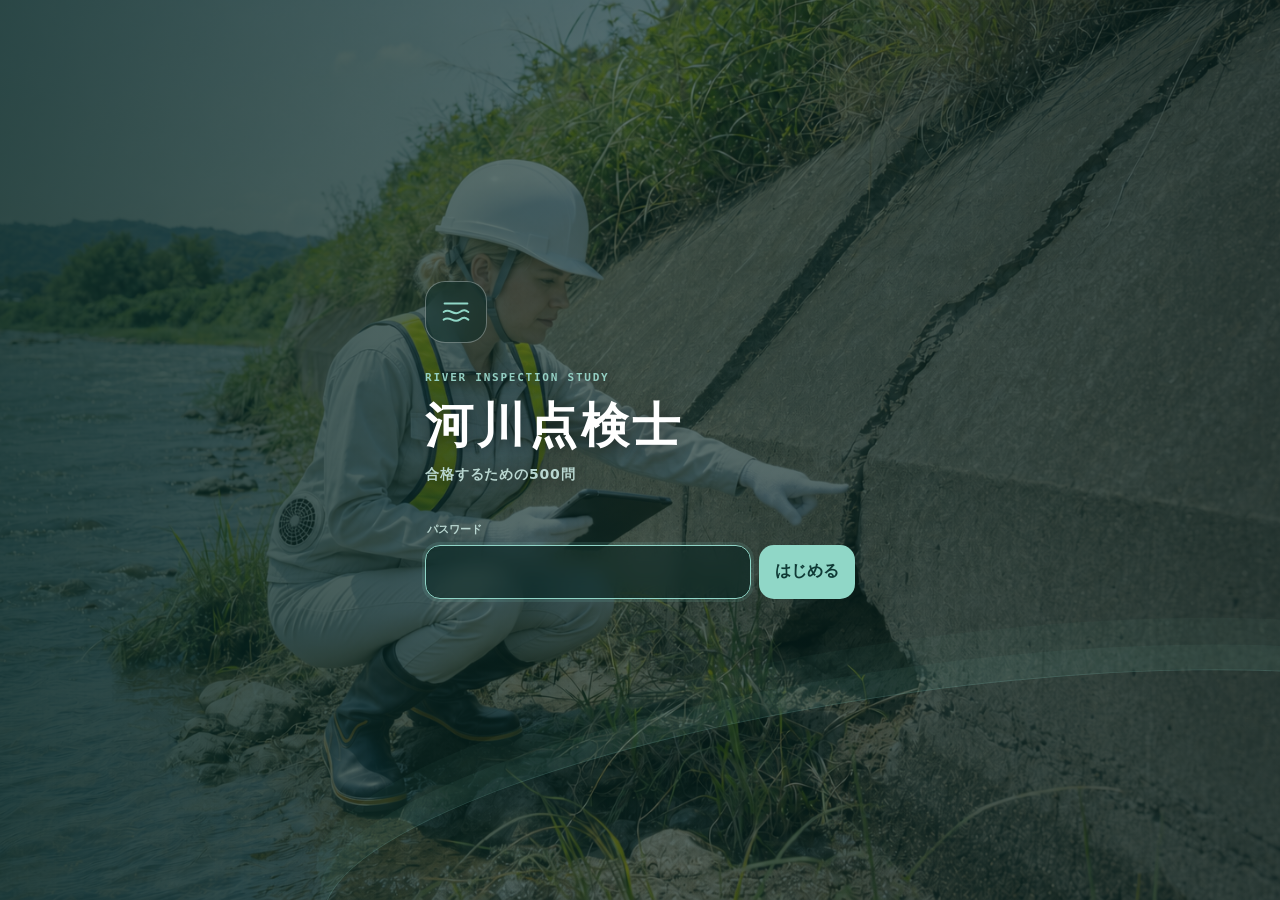
<file: index.html>
<!doctype html>
<html lang="ja">
<head>
  <meta charset="utf-8">
  <meta name="viewport" content="width=device-width, initial-scale=1, viewport-fit=cover">
  <meta name="theme-color" content="#103a36">
  <meta name="description" content="河川点検士試験の学習と模擬試験に対応したオフラインPWA">
  <meta name="apple-mobile-web-app-capable" content="yes">
  <meta name="apple-mobile-web-app-status-bar-style" content="black-translucent">
  <meta name="apple-mobile-web-app-title" content="河川点検士">
  <link rel="manifest" href="./manifest.webmanifest?v=1.5.1">
  <link rel="icon" href="./assets/icon.svg?v=1.5.1" type="image/svg+xml">
  <link rel="apple-touch-icon" href="./assets/icon-180.png?v=1.5.1">
  <link rel="stylesheet" href="./styles.css?v=1.5.1">
  <title>河川点検士 — 問題演習</title>
</head>
<body>
  <div class="app-shell">
    <header class="topbar">
      <button class="brand" type="button" data-action="home" aria-label="ホームへ">
        <span class="brand-mark" aria-hidden="true">
          <svg viewBox="0 0 40 40"><path d="M8 11h24M7 20c7-5 10 5 17 0 4-3 6-2 9 0M7 28c7-5 10 5 17 0 4-3 6-2 9 0"/></svg>
        </span>
        <span><strong>河川点検士</strong><small>FIELD STUDY</small></span>
      </button>
      <div class="topbar-actions">
        <span class="offline-badge" id="networkBadge"><i></i><span>オンライン</span></span>
        <button class="icon-button" id="installButton" type="button" hidden aria-label="アプリをインストール">
          <svg viewBox="0 0 24 24"><path d="M12 3v12m0 0 4-4m-4 4-4-4M5 19h14"/></svg>
        </button>
      </div>
    </header>

    <main id="app" tabindex="-1"></main>

    <nav class="bottom-nav" id="bottomNav" aria-label="メインナビゲーション">
      <button type="button" class="active" data-action="home">
        <svg viewBox="0 0 24 24"><path d="m4 11 8-7 8 7v9h-6v-6h-4v6H4Z"/></svg>
        <span>ホーム</span>
      </button>
      <button type="button" data-action="show-history">
        <svg viewBox="0 0 24 24"><path d="M4 19V9m6 10V5m6 14v-7m5 7H2"/></svg>
        <span>成績</span>
      </button>
      <button type="button" data-action="show-bookmarks">
        <svg viewBox="0 0 24 24"><path d="M6 3h12v18l-6-4-6 4Z"/></svg>
        <span>見直し</span>
      </button>
    </nav>
  </div>

  <div class="toast" id="toast" role="status" aria-live="polite"></div>
  <div class="modal-root" id="modalRoot"></div>
  <script src="./photo-questions.js?v=1.5.1"></script>
  <script src="./questions.js?v=1.5.1"></script>
  <script src="./extended-questions.js?v=1.5.1"></script>
  <script src="./v500-questions.js?v=1.5.1"></script>
  <script src="./pass-prediction.js?v=1.5.1"></script>
  <script src="./app.js?v=1.5.1"></script>
</body>
</html>
</file>
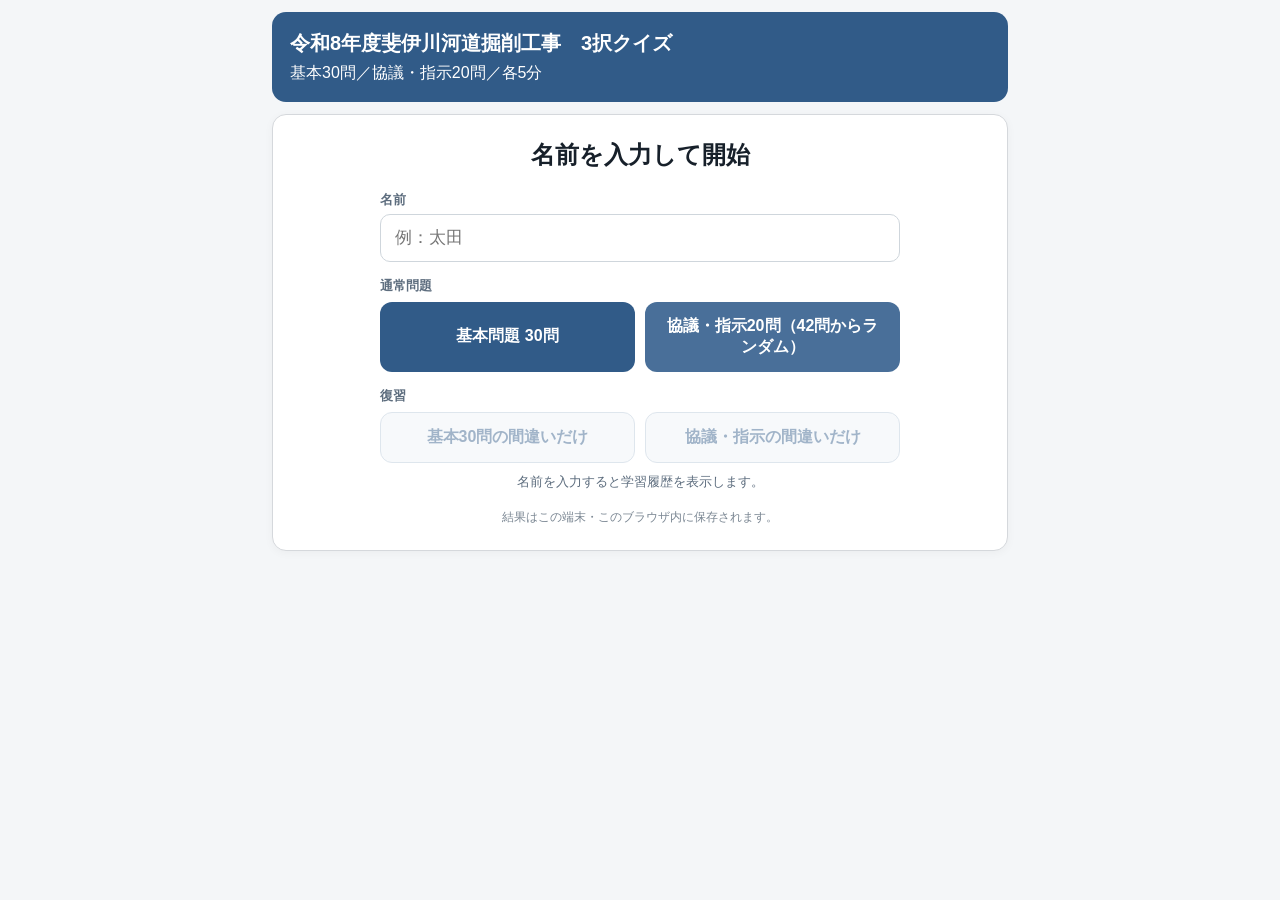
<file: hiikawa-quiz/index.html>
<!doctype html><html lang="ja"><head><meta charset="utf-8"><meta name="viewport" content="width=device-width,initial-scale=1,viewport-fit=cover"><title>斐伊川3択クイズ</title><style>
*{box-sizing:border-box}body{margin:0;background:#f4f6f8;font-family:-apple-system,BlinkMacSystemFont,"Segoe UI","Noto Sans JP",sans-serif;color:#17202a}.wrap{max-width:760px;margin:auto;padding:12px}.head{background:#315b88;color:#fff;border-radius:14px;padding:18px;margin-bottom:12px}.head h1{font-size:20px;margin:0 0 6px}.card{background:#fff;border:1px solid #d5d8dc;border-radius:14px;padding:18px;box-shadow:0 2px 10px rgba(0,0,0,.04)}.start{text-align:center;padding:24px 18px}.start h2{margin-top:0}.nameBox{text-align:left;max-width:520px;margin:0 auto 14px}.nameBox label{display:block;font-size:13px;color:#5d6d7e;margin-bottom:5px;font-weight:700}.nameBox input{width:100%;padding:13px 14px;border:1px solid #cfd6dc;border-radius:10px;font-size:17px;background:#fff}.sectionLabel{max-width:520px;margin:15px auto 7px;text-align:left;font-size:13px;font-weight:800;color:#5d6d7e}.modeBtns{display:grid;grid-template-columns:1fr 1fr;gap:10px;max-width:520px;margin:0 auto}.primary,.secondary{border:0;border-radius:12px;padding:14px 18px;font-weight:800;font-size:16px}.primary{background:#315b88;color:#fff}.primary.alt{background:#496f99}.secondary{background:#eef3f8;color:#315b88;border:1px solid #b8c8d8}.secondary:disabled{opacity:.45}.wrongInfo{font-size:13px;color:#5d6d7e;margin:10px 0 0}.history{max-width:520px;margin:18px auto 0;text-align:left}.historyTitle{font-weight:800;margin-bottom:6px}.histHead,.histRow{display:grid;grid-template-columns:1.35fr 1fr .7fr .7fr;gap:6px;padding:7px 3px;border-bottom:1px solid #e4e7ea;font-size:12px}.histHead{color:#7b8793;font-weight:700}.top{display:flex;justify-content:space-between;color:#5d6d7e;font-size:14px}.timer{font-weight:800;font-variant-numeric:tabular-nums}.timer.warn{color:#c0392b}.prog{height:8px;background:#e5e7e9;border-radius:99px;overflow:hidden;margin:12px 0 18px}.bar{height:100%;background:#315b88;width:0}.question{font-size:19px;font-weight:700;line-height:1.5;margin-bottom:14px}.images{display:grid;grid-template-columns:1fr 1fr;gap:8px;margin-bottom:14px}.images img{width:100%;max-height:320px;object-fit:contain;border-radius:10px;border:1px solid #ddd;background:#fafafa}.choices{display:grid;gap:10px}.choice{padding:14px;border:1px solid #d5d8dc;border-radius:10px;background:#fff;text-align:left;font-size:16px}.feedback{display:none}.actions{display:flex;justify-content:space-between;align-items:center;margin-top:14px;gap:8px}.next,.back,.quit{border:0;border-radius:10px;padding:11px 14px;font-weight:700}.next{background:#315b88;color:#fff}.back{background:#e5e7e9;color:#17202a}.quit{background:#fff0ef;color:#a93226;border:1px solid #e6b0aa}.result{display:none;text-align:center}.score{font-size:42px;font-weight:800}.resultMeta{margin:8px 0 16px}.metrics{display:flex;gap:12px;justify-content:center;flex-wrap:wrap;margin-top:8px;font-size:14px}.metrics span{background:#f4f6f8;padding:8px 10px;border-radius:9px}.review{text-align:left;margin-top:18px}.row{display:grid;grid-template-columns:42px 42px 1fr;gap:8px;padding:9px 0;border-bottom:1px solid #ddd}.mark{font-size:22px;font-weight:800;text-align:center}.mark.ok{color:#1e8449}.mark.ng{color:#c0392b}.resultActions{display:flex;justify-content:center;gap:10px;flex-wrap:wrap;margin-top:18px}.note{font-size:12px;color:#7b8793;margin-top:12px}@media(max-width:560px){.images{grid-template-columns:1fr}.question{font-size:17px}.choice{font-size:15px}.next,.back,.quit{padding:10px 11px}.modeBtns{grid-template-columns:1fr}.histHead,.histRow{grid-template-columns:1.25fr 1fr .7fr .7fr;font-size:11px}}
</style></head><body><div class="wrap"><div class="head"><h1>令和8年度斐伊川河道掘削工事　3択クイズ</h1><div>基本30問／協議・指示20問／各5分</div></div><div class="card start" id="start"><h2>名前を入力して開始</h2><div class="nameBox"><label for="playerName">名前</label><input id="playerName" maxlength="30" autocomplete="name" placeholder="例：太田"></div><div class="sectionLabel">通常問題</div><div class="modeBtns"><button class="primary" id="startBtn">基本問題 30問</button><button class="primary alt" id="start20Btn">協議・指示 20問</button></div><div class="sectionLabel">復習</div><div class="modeBtns"><button class="secondary" id="retryBaseStart" disabled>基本30問の間違いだけ</button><button class="secondary" id="retryConsultStart" disabled>協議・指示20問の間違いだけ</button></div><div class="wrongInfo" id="wrongInfo"></div><div class="history" id="history"></div><div class="note">結果はこの端末・このブラウザ内に保存されます。</div></div><div class="card" id="quiz" style="display:none"><div class="top"><span id="counter"></span><span class="timer" id="timer">05:00</span><span id="scoreMini"></span></div><div class="prog"><div class="bar" id="bar"></div></div><div class="question" id="question"></div><div class="images" id="images" style="display:none"></div><div class="choices" id="choices"></div><div class="feedback" id="feedback"></div><div class="actions"><button class="back" id="back" style="visibility:hidden">← 戻る</button><button class="quit" id="quit">途中終了</button><button class="next" id="next" style="display:none">次の問題</button></div></div><div class="card result" id="result"><h2>結果</h2><div class="score" id="finalScore"></div><div class="resultMeta" id="resultMeta"></div><p id="comment"></p><div class="review" id="review"></div><div class="resultActions"><button class="secondary" id="retryWrongResult" disabled>間違えた問題だけ解く</button><button class="primary" id="restart">トップへ戻る</button></div></div></div><script src="app.js"></script><script src="extra20.js"></script><script src="photo7.js?v=2"></script><script src="photo9.js?v=2"></script><script src="back.js"></script><script src="stats.js?v=4"></script></body></html>
</file>
<file: styles.css>
:root {
  --ink: #172522;
  --muted: #65736f;
  --paper: #f5f4ee;
  --surface: #fff;
  --river: #0f7770;
  --river-deep: #103a36;
  --river-pale: #dfeee9;
  --orange: #e76f3c;
  --red: #b7483a;
  --line: #d9ded9;
  --shadow: 0 18px 45px rgba(18, 49, 45, .10);
  --radius: 22px;
  --safe-bottom: env(safe-area-inset-bottom, 0px);
  font-family: "Hiragino Kaku Gothic ProN", "Yu Gothic", "Meiryo", system-ui, sans-serif;
  color: var(--ink);
  background: var(--paper);
}

* { box-sizing: border-box; }
html { min-height: 100%; background: var(--river-deep); }
body {
  margin: 0;
  min-width: 320px;
  min-height: 100vh;
  min-height: 100dvh;
  background: radial-gradient(circle at 92% 2%, rgba(15, 119, 112, .12), transparent 28rem), var(--paper);
  -webkit-font-smoothing: antialiased;
  overscroll-behavior-y: none;
}
button, select { font: inherit; }
button { -webkit-tap-highlight-color: transparent; }
.app-shell { width: min(100%, 760px); min-height: 100vh; min-height: 100dvh; margin: 0 auto; background: var(--paper); box-shadow: 0 0 90px rgba(9, 31, 28, .12); }

.topbar {
  position: sticky;
  z-index: 20;
  top: 0;
  display: flex;
  min-height: 74px;
  align-items: center;
  justify-content: space-between;
  padding: max(10px, env(safe-area-inset-top)) 20px 10px;
  color: #fff;
  background: rgba(16, 58, 54, .96);
  backdrop-filter: blur(16px);
}
.brand { display: flex; align-items: center; gap: 11px; padding: 0; color: inherit; text-align: left; border: 0; background: transparent; cursor: pointer; }
.brand-mark { display: grid; width: 43px; height: 43px; place-items: center; border: 1px solid rgba(255,255,255,.25); border-radius: 14px; background: rgba(255,255,255,.08); }
.brand-mark svg { width: 29px; fill: none; stroke: #90d7c7; stroke-width: 2.1; stroke-linecap: round; }
.brand strong { display: block; font-size: 17px; letter-spacing: .08em; }
.brand small { display: block; margin-top: 2px; color: #9cc9c1; font: 600 8px/1.1 ui-monospace, monospace; letter-spacing: .22em; }
.topbar-actions { display: flex; align-items: center; gap: 8px; }
.offline-badge { display: inline-flex; align-items: center; gap: 6px; padding: 6px 9px; color: #bfe4dc; font-size: 10px; font-weight: 700; border: 1px solid rgba(255,255,255,.13); border-radius: 99px; }
.offline-badge i { width: 6px; height: 6px; border-radius: 50%; background: #6fd7a8; box-shadow: 0 0 0 3px rgba(111,215,168,.12); }
.offline-badge.is-offline i { background: #efad73; }
.icon-button { display: grid; width: 38px; height: 38px; place-items: center; color: #fff; border: 1px solid rgba(255,255,255,.2); border-radius: 12px; background: transparent; cursor: pointer; }
.icon-button svg { width: 20px; fill: none; stroke: currentColor; stroke-width: 1.8; stroke-linecap: round; stroke-linejoin: round; }
main { min-height: calc(100dvh - 74px); padding: 0 18px calc(92px + var(--safe-bottom)); outline: none; }

.hero { position: relative; overflow: hidden; margin: 0 -18px; padding: 34px 24px 70px; color: #fff; background: var(--river-deep); }
.hero::after { position: absolute; right: -10%; bottom: -74px; width: 70%; height: 150px; content: ""; transform: rotate(-7deg); border: 1px solid rgba(125, 214, 196, .3); border-radius: 50%; box-shadow: 0 -20px 0 rgba(87, 173, 158, .06), 0 -42px 0 rgba(87, 173, 158, .04); }
.eyebrow { margin: 0 0 9px; color: #94cfc3; font: 700 11px/1.2 ui-monospace, monospace; letter-spacing: .16em; text-transform: uppercase; }
.hero h1 { max-width: 12em; margin: 0; font-size: clamp(27px, 7vw, 39px); line-height: 1.35; letter-spacing: .03em; }
.hero h1 em { color: #90d7c7; font-style: normal; }
.hero-copy { max-width: 34em; margin: 13px 0 0; color: #c7dcda; font-size: 13px; line-height: 1.9; }
.hero-version { position: absolute; top: 38px; right: 22px; padding: 6px 10px; color: #a9d9d1; font: 700 10px/1 ui-monospace, monospace; border: 1px solid rgba(169,217,209,.3); border-radius: 99px; }
.home-content { position: relative; z-index: 2; margin-top: -42px; }
.status-card { display: grid; grid-template-columns: 1fr auto; gap: 14px; align-items: center; padding: 20px; border: 1px solid rgba(16, 58, 54, .06); border-radius: var(--radius); background: #fff; box-shadow: var(--shadow); }
.status-card h2 { margin: 0 0 7px; font-size: 17px; }
.status-card p { margin: 0; color: var(--muted); font-size: 12px; line-height: 1.65; }
.ring { position: relative; display: grid; width: 74px; height: 74px; place-items: center; border-radius: 50%; background: conic-gradient(var(--river) var(--progress, 0%), #e6ebe8 0); }
.ring::before { position: absolute; width: 57px; height: 57px; content: ""; border-radius: 50%; background: #fff; }
.ring span { position: relative; font: 800 16px/1 ui-monospace, monospace; }
.ring small { color: var(--muted); font-size: 9px; }
.resume-card { display: grid; grid-template-columns: 1fr auto; gap: 12px; align-items: center; margin-bottom: 11px; padding: 15px 17px; color: #fff; border-radius: 18px; background: #315e58; box-shadow: var(--shadow); }
.resume-card small, .resume-card strong, .resume-card span { display: block; }
.resume-card small { margin-bottom: 4px; color: #a9d5cd; font-size: 9px; font-weight: 700; letter-spacing: .1em; }
.resume-card strong { margin-bottom: 3px; font-size: 14px; }
.resume-card span { color: #c9ded9; font-size: 10px; }
.resume-card button { min-height: 38px; padding: 0 13px; color: var(--river-deep); font-size: 11px; font-weight: 800; border: 0; border-radius: 11px; background: #a2d8cd; cursor: pointer; }
.section-heading { display: flex; align-items: end; justify-content: space-between; margin: 30px 2px 14px; }
.section-heading h2 { margin: 0; font-size: 18px; }
.section-heading small { color: var(--muted); font-size: 10px; letter-spacing: .08em; }
.mode-grid { display: grid; grid-template-columns: repeat(2, minmax(0, 1fr)); gap: 11px; }
.mode-card { position: relative; min-height: 176px; padding: 19px; overflow: hidden; color: var(--ink); text-align: left; border: 1px solid rgba(16, 58, 54, .08); border-radius: 21px; background: var(--surface); box-shadow: 0 10px 28px rgba(26, 55, 50, .10); cursor: pointer; transition: transform .18s ease, box-shadow .18s ease; }
.mode-card:active { transform: scale(.985); }
.mode-card.primary { color: #fff; border-color: transparent; background: linear-gradient(145deg, #148b82, #0d6c66); box-shadow: 0 13px 30px rgba(15, 119, 112, .22); }
.mode-card.exam-card { color: #fff; border-color: transparent; background: linear-gradient(145deg, #e58b4a, #bd5d37); box-shadow: 0 13px 30px rgba(189, 93, 55, .20); }
.mode-card .mode-icon { display: grid; width: 43px; height: 43px; margin-bottom: 21px; place-items: center; color: var(--river); border-radius: 14px; background: var(--river-pale); }
.mode-card.primary .mode-icon, .mode-card.exam-card .mode-icon { color: #fff; background: rgba(255,255,255,.17); }
.mode-card .mode-default { position: absolute; top: 15px; right: 15px; padding: 5px 8px; color: var(--river-deep); font-size: 9px; font-weight: 800; border-radius: 99px; background: #a2d8cd; }
.mode-card svg { width: 23px; fill: none; stroke: currentColor; stroke-width: 1.8; stroke-linecap: round; stroke-linejoin: round; }
.mode-card strong { display: block; margin-bottom: 8px; font-size: 17px; }
.mode-card p { margin: 0; color: var(--muted); font-size: 11px; line-height: 1.65; }
.mode-card.primary p { color: #d4f1ec; }
.mode-card.exam-card p { color: #fff1e7; }
.mode-card .arrow { position: absolute; right: 17px; bottom: 15px; font-size: 18px; }
.filter-list { display: grid; gap: 9px; }
.filter-button { display: grid; grid-template-columns: 38px 1fr auto; gap: 12px; align-items: center; padding: 13px 15px; color: var(--ink); text-align: left; border: 1px solid transparent; border-radius: 16px; background: #fff; box-shadow: 0 7px 18px rgba(26, 55, 50, .06); cursor: pointer; transition: transform .18s ease, box-shadow .18s ease; }
.filter-button:active { transform: scale(.988); }
.filter-button .mini-icon { display: grid; width: 38px; height: 38px; place-items: center; color: var(--river); border-radius: 12px; background: var(--river-pale); font-weight: 800; }
.filter-button strong { display: block; margin-bottom: 2px; font-size: 13px; }
.filter-button small { color: var(--muted); font-size: 10px; }
.filter-button > span:last-child { color: #93a09d; }
.filter-button[data-filter="photo"] { border-color: #b9ded5; background: #edf8f5; }
.filter-button[data-filter="photo"] .mini-icon { color: #08766e; background: #cfece5; }
.filter-button[data-filter="law"] { border-color: #c3d9ed; background: #eff6fc; }
.filter-button[data-filter="law"] .mini-icon { color: #276a9c; background: #d9eaf8; }
.filter-button[data-filter="rank-s"] { border-color: #efc9c1; background: #fff2ef; }
.filter-button[data-filter="rank-s"] .mini-icon { color: #a94738; background: #f8dcd6; }
.filter-button[data-filter="hard"] { border-color: #ecd7a5; background: #fff8e7; }
.filter-button[data-filter="hard"] .mini-icon { color: #8a6119; background: #f5e7bd; }
.filter-button[data-filter="trend"] { border-color: #d8cbea; background: #f7f2fc; }
.filter-button[data-filter="trend"] .mini-icon { color: #6f4a93; background: #e8dcf4; }
.study-reset-button { display: grid; width: 100%; gap: 4px; margin-top: 20px; padding: 14px 16px; color: #93473d; text-align: left; border: 1px solid #e1c2bc; border-radius: 16px; background: #fff6f4; cursor: pointer; }
.study-reset-button strong { font-size: 13px; }
.study-reset-button span { color: #8c6b66; font-size: 10px; }
.legacy-import-button { display: grid; width: 100%; gap: 4px; margin-top: 12px; padding: 15px 16px; color: var(--river-deep); text-align: left; border: 1px solid #9ccdc3; border-radius: 16px; background: #e7f5f1; cursor: pointer; }
.legacy-import-button strong { font-size: 13px; }
.legacy-import-button span { color: #52736d; font-size: 10px; }
.pass-prediction { margin-top: 14px; padding: 20px; overflow: hidden; border: 1px solid #b8d8d1; border-radius: var(--radius); background: linear-gradient(145deg, #f8fffc, #e8f4f0); box-shadow: 0 12px 28px rgba(19, 67, 61, .09); }
.prediction-heading { display: flex; gap: 16px; align-items: start; justify-content: space-between; }
.prediction-heading small { display: block; margin-bottom: 5px; color: var(--river); font: 800 9px/1.2 ui-monospace, monospace; letter-spacing: .13em; }
.prediction-heading h2 { margin: 0; font-size: 17px; }
.prediction-score { flex: 0 0 auto; color: var(--river-deep); font: 800 28px/1 ui-monospace, monospace; }
.prediction-label { display: inline-flex; margin-top: 15px; padding: 7px 11px; color: #fff; font-size: 12px; font-weight: 800; border-radius: 99px; background: var(--river); }
.pass-prediction > p:not(.prediction-note) { margin: 9px 0 0; color: #4f6863; font-size: 10px; line-height: 1.6; }
.prediction-bar { height: 7px; margin: 14px 0 16px; overflow: hidden; border-radius: 9px; background: rgba(15, 119, 112, .13); }
.prediction-bar i { display: block; width: var(--prediction, 0%); height: 100%; border-radius: inherit; background: var(--river); transition: width .3s ease; }
.prediction-metrics { display: grid; grid-template-columns: repeat(2, minmax(0, 1fr)); gap: 8px; }
.prediction-metric { min-width: 0; padding: 11px; border: 1px solid rgba(15, 119, 112, .10); border-radius: 13px; background: rgba(255,255,255,.72); }
.prediction-metric span, .prediction-metric strong, .prediction-metric small { display: block; }
.prediction-metric span { overflow: hidden; color: var(--muted); font-size: 9px; font-weight: 700; text-overflow: ellipsis; white-space: nowrap; }
.prediction-metric strong { margin: 5px 0 3px; color: var(--river-deep); font: 800 18px/1 ui-monospace, monospace; }
.prediction-metric small { overflow: hidden; color: #77908b; font-size: 8px; text-overflow: ellipsis; white-space: nowrap; }
.prediction-bands { display: grid; grid-template-columns: repeat(2, minmax(0, 1fr)); gap: 6px; margin-top: 12px; }
.prediction-bands span { display: flex; gap: 6px; align-items: center; color: #667873; font-size: 8px; }
.prediction-bands b { color: var(--river-deep); }
.prediction-note { margin: 14px 0 0; padding-top: 12px; color: #716d61; font-size: 8px; line-height: 1.65; border-top: 1px solid rgba(16,58,54,.10); }
.prediction-note a { color: var(--river); font-weight: 800; text-underline-offset: 2px; }
.pass-prediction.compact { margin: 0 0 22px; }
.pass-very-high .prediction-label, .pass-very-high .prediction-bar i { background: #0b8174; }
.pass-pass-range .prediction-label, .pass-pass-range .prediction-bar i { background: #277ca4; }
.pass-pass-range { border-color: #b9d4df; background: linear-gradient(145deg, #f9fdff, #eaf4f8); }
.pass-borderline .prediction-label, .pass-borderline .prediction-bar i { background: #b3771d; }
.pass-borderline { border-color: #e4cf9d; background: linear-gradient(145deg, #fffdf8, #fbf3df); }
.pass-review .prediction-label, .pass-review .prediction-bar i { background: #ad5144; }
.pass-review { border-color: #e3beb7; background: linear-gradient(145deg, #fffafa, #f9eae7); }
.pass-preparing .prediction-label { color: #52645f; background: #d8e2df; }
.pass-preparing .prediction-score { color: #70807c; font-size: 20px; }
.disclaimer { display: flex; gap: 10px; margin: 22px 2px 0; padding: 14px; color: #6d6759; font-size: 10px; line-height: 1.65; border: 1px solid #e1dacb; border-radius: 14px; background: #f1ecdf; }
.disclaimer b { flex: 0 0 auto; }

.quiz-shell { padding-top: 18px; }
.quiz-header { display: grid; grid-template-columns: 1fr auto; gap: 12px; align-items: start; }
.quiz-meta { color: var(--muted); font: 700 11px/1.3 ui-monospace, monospace; letter-spacing: .08em; }
.quiz-meta strong { color: var(--river); }
.timer { display: inline-flex; gap: 6px; align-items: center; padding: 8px 10px; color: var(--river-deep); font: 700 13px/1 ui-monospace, monospace; border-radius: 10px; background: var(--river-pale); }
.timer.is-urgent { color: #fff; background: var(--red); animation: pulse 1.2s infinite; }
@keyframes pulse { 50% { opacity: .75; } }
.timer svg { width: 15px; fill: none; stroke: currentColor; stroke-width: 2; }
.progress-track { height: 5px; margin: 14px 0 19px; overflow: hidden; border-radius: 9px; background: #dfe4e1; }
.progress-track i { display: block; height: 100%; width: var(--progress, 0%); border-radius: inherit; background: var(--river); transition: width .25s ease; }
.question-tags { display: flex; flex-wrap: wrap; gap: 6px; margin-bottom: 13px; }
.tag { padding: 5px 8px; color: var(--muted); font-size: 9px; font-weight: 700; border: 1px solid var(--line); border-radius: 99px; background: #fff; }
.tag.type { color: var(--river); border-color: #b8d6cf; background: #e9f3f0; }
.tag.rank-s { color: #9a3b2f; border-color: #edc6bd; background: #fff0ec; }
.question-title { margin: 0 0 18px; font-size: clamp(19px, 4.8vw, 24px); line-height: 1.65; letter-spacing: .015em; }
.visual-panel { position: relative; overflow: hidden; margin: 0 0 18px; border-radius: 19px; background: #ccd9d4; box-shadow: inset 0 0 0 1px rgba(0,0,0,.05); aspect-ratio: 16 / 9; }
.visual-panel svg { display: block; width: 100%; height: 100%; }
.visual-label { position: absolute; right: 10px; bottom: 9px; padding: 5px 8px; color: #fff; font-size: 9px; font-weight: 700; border-radius: 7px; background: rgba(9, 29, 27, .64); backdrop-filter: blur(5px); }
.photo-figure { margin: 0 0 18px; }
.photo-figure .visual-panel { margin-bottom: 7px; }
.photo-scene { aspect-ratio: 4 / 3; background: #172420; }
.question-photo { display: block; width: 100%; height: 100%; object-fit: contain; background: #172420; }
.photo-source { padding: 0 3px; color: var(--muted); font-size: 10px; line-height: 1.5; }
.photo-source a { color: #31675e; text-decoration: underline; text-underline-offset: 2px; }
.choices { display: grid; gap: 10px; }
.choice { display: grid; grid-template-columns: 31px 1fr auto; gap: 11px; align-items: center; width: 100%; min-height: 58px; padding: 11px 13px; color: var(--ink); text-align: left; border: 1px solid #d9dedb; border-radius: 15px; background: #fff; cursor: pointer; }
.choice:disabled { cursor: default; opacity: 1; }
.choice-letter { display: grid; width: 31px; height: 31px; place-items: center; color: var(--river); font: 800 12px/1 ui-monospace, monospace; border-radius: 10px; background: var(--river-pale); }
.choice span:nth-child(2) { font-size: 13px; line-height: 1.55; }
.choice.is-selected { border-color: var(--river); box-shadow: 0 0 0 1px var(--river); }
.choice.is-selected::after { content: "選択"; color: var(--muted); font-size: 9px; font-weight: 800; }
.choice.is-correct { border-color: #4b9a77; background: #eef8f3; }
.choice.is-wrong { border-color: #cf776b; background: #fff1ef; }
.choice.is-correct::after { content: "正解"; color: #478f70; }
.choice.is-wrong::after { content: "不正解"; color: #b95749; }
.choice.is-correct .choice-letter { color: #fff; background: #478f70; }
.choice.is-wrong .choice-letter { color: #fff; background: #b95749; }
.answer-panel { margin-top: 17px; padding: 17px; border-left: 4px solid var(--river); border-radius: 4px 15px 15px 4px; background: #e8f2ef; animation: reveal .25s ease-out; }
@keyframes reveal { from { opacity: 0; transform: translateY(6px); } }
.answer-result { display: flex; align-items: center; gap: 8px; margin-bottom: 10px; color: var(--river-deep); font-size: 15px; font-weight: 800; }
.answer-result.wrong { color: var(--red); }
.answer-panel p { margin: 0; font-size: 12px; line-height: 1.9; }
.answer-panel dl { display: grid; grid-template-columns: auto 1fr; gap: 7px 10px; margin: 13px 0 0; padding-top: 12px; font-size: 10px; border-top: 1px solid #cdded8; }
.answer-panel dt { color: var(--muted); }
.answer-panel dd { margin: 0; font-weight: 700; }
.quiz-controls { position: sticky; z-index: 10; bottom: 0; display: grid; grid-template-columns: auto auto 1fr; gap: 8px; margin: 26px -18px calc(-92px - var(--safe-bottom)); padding: 12px 18px calc(12px + var(--safe-bottom)); border-top: 1px solid rgba(16,58,54,.08); background: rgba(245,244,238,.93); backdrop-filter: blur(16px); }
.control-button { min-height: 46px; padding: 0 13px; color: var(--river-deep); font-size: 12px; font-weight: 700; border: 1px solid #ced6d2; border-radius: 13px; background: #fff; cursor: pointer; }
.control-button:disabled { color: #a5aeab; background: #eef0ed; cursor: default; }
.control-button.primary { color: #fff; border-color: var(--river); background: var(--river); }
.control-button.bookmarked { color: #fff; border-color: var(--orange); background: var(--orange); }
.quiz-controls .answer-button { grid-column: 1 / -1; color: #fff; border-color: var(--river-deep); background: var(--river-deep); }
.quiz-controls .answer-button:disabled { color: #8b9693; border-color: #d9ddda; background: #e7e9e6; }
.quiz-controls .list-button { grid-column: 1 / -1; min-height: 38px; color: var(--muted); background: transparent; }
.quiz-controls .exit-button { grid-column: 1 / -1; min-height: 38px; color: #8c4439; border-color: #e3c5bf; background: #fff7f5; }
.end-study-button { color: #99483d; border-color: #dfc2bc; background: #fff6f4; }

.page-heading { padding: 26px 2px 18px; }
.page-heading p { margin: 0 0 5px; color: var(--river); font: 700 10px/1.2 ui-monospace, monospace; letter-spacing: .13em; }
.page-heading h1 { margin: 0; font-size: 25px; }
.result-hero { padding: 25px; color: #fff; border-radius: 24px; background: var(--river-deep); }
.score-line { display: flex; align-items: end; justify-content: space-between; gap: 16px; }
.score-number { font: 800 clamp(44px, 15vw, 68px)/1 ui-monospace, monospace; }
.score-number small { color: #99c3bd; font-size: 17px; }
.score-label { margin-top: 8px; color: #b9d2ce; font-size: 11px; }
.result-grade { padding: 7px 11px; color: var(--river-deep); font-size: 12px; font-weight: 800; border-radius: 99px; background: #9de0d1; }
.score-bar { height: 7px; margin-top: 22px; overflow: hidden; border-radius: 9px; background: rgba(255,255,255,.12); }
.score-bar i { display: block; width: var(--score, 0%); height: 100%; border-radius: inherit; background: #91d4c6; }
.stat-grid { display: grid; grid-template-columns: repeat(3, 1fr); gap: 9px; margin: 13px 0 23px; }
.stat-box { padding: 14px 8px; text-align: center; border-radius: 15px; background: #fff; }
.stat-box strong { display: block; font: 800 20px/1.2 ui-monospace, monospace; }
.stat-box span { color: var(--muted); font-size: 9px; }
.action-stack { display: grid; gap: 9px; }
.wide-button { width: 100%; min-height: 52px; padding: 0 18px; color: var(--river-deep); font-weight: 800; border: 1px solid #ccd5d1; border-radius: 15px; background: #fff; cursor: pointer; }
.wide-button.primary { color: #fff; border-color: var(--river); background: var(--river); }
.wide-button.danger { color: #fff; border-color: var(--red); background: var(--red); }
.question-list { display: grid; grid-template-columns: repeat(5, 1fr); gap: 8px; }
.question-cell { position: relative; aspect-ratio: 1; color: var(--ink); font: 800 12px/1 ui-monospace, monospace; border: 1px solid var(--line); border-radius: 12px; background: #fff; cursor: pointer; }
.question-cell.answered { color: #fff; border-color: var(--river); background: var(--river); }
.question-cell.review::after { position: absolute; top: 4px; right: 4px; width: 6px; height: 6px; content: ""; border-radius: 50%; background: var(--orange); box-shadow: 0 0 0 2px rgba(255,255,255,.65); }
.legend { display: flex; flex-wrap: wrap; gap: 12px; margin: 0 0 16px; color: var(--muted); font-size: 10px; }
.legend span::before { display: inline-block; width: 8px; height: 8px; margin-right: 5px; content: ""; border-radius: 50%; background: var(--line); }
.legend .done::before { background: var(--river); }
.legend .later::before { background: var(--orange); }
.history-list { display: grid; gap: 9px; }
.history-item { display: grid; grid-template-columns: 1fr auto; gap: 14px; align-items: center; padding: 15px; border: 1px solid var(--line); border-radius: 15px; background: #fff; }
.history-item strong { display: block; margin-bottom: 5px; font-size: 13px; }
.history-item small { color: var(--muted); font-size: 10px; }
.history-score { color: var(--river); font: 800 17px/1 ui-monospace, monospace; }
.empty-state { padding: 54px 24px; color: var(--muted); text-align: center; border: 1px dashed #ccd4d0; border-radius: 20px; }
.empty-state strong { display: block; margin-bottom: 8px; color: var(--ink); }
.back-link { display: inline-flex; margin-bottom: 17px; padding: 0; color: var(--river); font-size: 12px; font-weight: 700; border: 0; background: none; cursor: pointer; }
.review-summary { display: grid; grid-template-columns: 1fr 1fr; gap: 10px; margin-bottom: 20px; }
.review-summary div { padding: 18px; border-radius: 17px; background: #fff; }
.review-summary strong, .review-summary span { display: block; }
.review-summary strong { margin-bottom: 5px; color: var(--river); font: 800 27px/1 ui-monospace, monospace; }
.review-summary span { color: var(--muted); font-size: 10px; }
.review-list { display: grid; gap: 8px; margin-top: 22px; }
.review-list button { display: grid; grid-template-columns: auto 1fr; gap: 4px 10px; padding: 14px; color: var(--ink); text-align: left; border: 1px solid var(--line); border-radius: 14px; background: #fff; cursor: pointer; }
.review-list button > span { grid-row: span 2; color: var(--river); font: 800 10px/1.4 ui-monospace, monospace; }
.review-list strong { overflow: hidden; font-size: 12px; font-weight: 700; text-overflow: ellipsis; white-space: nowrap; }
.review-list small { color: var(--muted); font-size: 9px; }
.ios-install { width: 100%; margin-top: 20px; padding: 13px; color: var(--river); font-size: 11px; font-weight: 800; border: 1px solid #b8d2cc; border-radius: 13px; background: #edf6f3; cursor: pointer; }

.bottom-nav { position: fixed; z-index: 30; right: 0; bottom: 0; left: 0; display: grid; grid-template-columns: repeat(3, 1fr); width: min(100%, 760px); min-height: calc(68px + var(--safe-bottom)); margin: 0 auto; padding: 7px 12px var(--safe-bottom); border-top: 1px solid rgba(16,58,54,.09); background: rgba(255,255,255,.94); backdrop-filter: blur(18px); }
.bottom-nav button { display: grid; place-content: center; gap: 3px; color: #86918e; border: 0; background: none; cursor: pointer; }
.bottom-nav button.active { color: var(--river); }
.bottom-nav svg { width: 21px; height: 21px; margin: auto; fill: none; stroke: currentColor; stroke-width: 1.8; stroke-linecap: round; stroke-linejoin: round; }
.bottom-nav span { font-size: 9px; font-weight: 700; }
.bottom-nav[hidden] { display: none; }
.toast { position: fixed; z-index: 100; right: 16px; bottom: calc(86px + var(--safe-bottom)); left: 16px; width: fit-content; max-width: calc(100% - 32px); margin: auto; padding: 11px 16px; color: #fff; font-size: 12px; text-align: center; border-radius: 12px; background: rgba(16,58,54,.94); box-shadow: var(--shadow); opacity: 0; transform: translateY(10px); pointer-events: none; transition: .2s ease; }
.toast.show { opacity: 1; transform: none; }
.modal-root:empty { display: none; }
.modal-root { position: fixed; z-index: 80; inset: 0; display: grid; align-items: end; background: rgba(9,30,27,.5); backdrop-filter: blur(4px); }
.modal { width: min(100%, 760px); max-height: 82dvh; margin: 0 auto; padding: 12px 20px calc(24px + var(--safe-bottom)); overflow: auto; border-radius: 24px 24px 0 0; background: var(--paper); animation: sheet .24s ease-out; }
@keyframes sheet { from { transform: translateY(24px); opacity: 0; } }
.modal-grip { width: 40px; height: 4px; margin: 2px auto 20px; border-radius: 9px; background: #c2cac6; }
.modal h2 { margin: 0 0 7px; font-size: 20px; }
.modal > p { margin: 0 0 18px; color: var(--muted); font-size: 12px; line-height: 1.7; }
.modal-actions { display: grid; gap: 9px; }
.modal-choice { width: 100%; padding: 15px; color: var(--ink); text-align: left; border: 1px solid var(--line); border-radius: 14px; background: #fff; cursor: pointer; }
.modal-choice strong { display: block; margin-bottom: 3px; }
.modal-choice small { color: var(--muted); }
.modal-close { margin-top: 18px; }
.migration-badge { display: inline-flex; margin-bottom: 12px; padding: 6px 10px; color: var(--river); font-size: 10px; font-weight: 800; border-radius: 99px; background: #dcefe9; }
.migration-summary { display: grid; grid-template-columns: repeat(2, 1fr); gap: 9px; margin: 0 0 18px; }
.migration-summary span { padding: 13px; color: var(--muted); font-size: 10px; text-align: center; border: 1px solid var(--line); border-radius: 14px; background: #fff; }
.migration-summary strong { display: block; margin-bottom: 3px; color: var(--river-deep); font: 800 22px/1 ui-monospace, monospace; }
.migration-note { display: block; margin-top: 13px; color: var(--muted); font-size: 9px; line-height: 1.65; }

.password-screen {
  position: fixed;
  z-index: 90;
  inset: 0;
  display: grid;
  min-height: 100dvh;
  padding: max(24px, env(safe-area-inset-top)) 22px max(24px, env(safe-area-inset-bottom));
  place-items: center;
  overflow: hidden;
  color: #fff;
  background:
    linear-gradient(90deg, rgba(7, 39, 35, .82), rgba(7, 39, 35, .62) 48%, rgba(7, 31, 29, .74)),
    url("./assets/password-background.png") 42% center / cover no-repeat,
    var(--river-deep);
}
.password-screen::after {
  position: absolute;
  right: -20%;
  bottom: -9%;
  width: 95%;
  height: 32%;
  content: "";
  transform: rotate(-8deg);
  border: 1px solid rgba(143, 212, 198, .22);
  border-radius: 50%;
  box-shadow: 0 -25px 0 rgba(143, 212, 198, .05), 0 -52px 0 rgba(143, 212, 198, .035);
}
.password-card { position: relative; z-index: 1; width: min(100%, 430px); text-shadow: 0 2px 16px rgba(0,0,0,.45); }
.password-mark { display: grid; width: 62px; height: 62px; margin-bottom: 28px; place-items: center; border: 1px solid rgba(255,255,255,.32); border-radius: 20px; background: rgba(6,39,35,.48); backdrop-filter: blur(10px); }
.password-mark svg { width: 38px; fill: none; stroke: #90d7c7; stroke-width: 2.1; stroke-linecap: round; }
.password-card h1 { margin: 0; font-size: clamp(32px, 10vw, 48px); letter-spacing: .08em; }
.password-card > p:not(.eyebrow) { margin: 8px 0 38px; color: #b9d7d1; font-size: 14px; font-weight: 700; letter-spacing: .06em; }
.password-card form label { display: block; margin: 0 0 8px 2px; color: #b9d7d1; font-size: 11px; font-weight: 700; }
.password-entry { display: grid; grid-template-columns: 1fr auto; gap: 8px; }
.password-entry input { width: 100%; min-width: 0; height: 54px; padding: 0 16px; color: #fff; font-size: 20px; letter-spacing: .2em; border: 1px solid rgba(255,255,255,.38); border-radius: 15px; outline: 0; background: rgba(5,35,32,.55); backdrop-filter: blur(10px); }
.password-entry input:focus { border-color: #8fd4c6; box-shadow: 0 0 0 3px rgba(143,212,198,.13); }
.password-entry input[aria-invalid="true"] { border-color: #ef9b89; }
.password-entry button { min-width: 96px; color: var(--river-deep); font-weight: 800; border: 0; border-radius: 15px; background: #90d7c7; cursor: pointer; }
#passwordError { display: block; min-height: 20px; padding: 8px 2px 0; color: #ffb6a7; font-size: 11px; }

.experience-screen {
  position: fixed;
  z-index: 100;
  inset: 0;
  width: 100%;
  height: 100vh;
  height: 100dvh;
  overflow: hidden;
  color: #fff;
  background: #132522;
}
.experience-screen::before {
  position: absolute;
  z-index: 0;
  inset: -28px;
  content: "";
  background: center / cover no-repeat;
  filter: blur(22px) brightness(.58);
  transform: scale(1.08);
}
.intro-screen::before { background-image: url("./assets/launch.jpg"); }
.outro-screen::before { background-image: url("./assets/finish.jpg"); }
.experience-photo { position: absolute; z-index: 1; inset: 0; width: 100%; height: 100%; object-fit: contain; }
.intro-screen { cursor: pointer; }
.intro-screen .experience-photo,
.outro-screen .experience-photo { object-position: center; }
.experience-shade { position: absolute; z-index: 1; inset: 0; pointer-events: none; }
.intro-screen .experience-shade { background: linear-gradient(180deg, rgba(4,20,18,.30) 0%, transparent 32%, transparent 55%, rgba(4,18,16,.78) 100%); }
.outro-screen .experience-shade { background: linear-gradient(180deg, rgba(5,19,15,.18), transparent 45%, rgba(4,18,16,.7) 100%); }
.speech-bubble {
  position: absolute;
  z-index: 2;
  padding: 17px 19px;
  color: #171d1b;
  font-size: clamp(14px, 4vw, 18px);
  font-weight: 800;
  line-height: 1.7;
  border-radius: 22px;
  background: #fff;
  box-shadow: 0 15px 35px rgba(6,22,18,.24);
}
.intro-bubble {
  top: max(68px, calc(env(safe-area-inset-top) + 44px));
  left: max(6px, env(safe-area-inset-left));
  width: min(80vw, 330px);
  padding-right: 14px;
  padding-left: 14px;
  text-align: left;
  white-space: pre-line;
}
.intro-bubble::after {
  position: absolute;
  right: 18px;
  bottom: -22px;
  width: 0;
  height: 0;
  content: "";
  transform: rotate(-10deg);
  border-top: 28px solid #fff;
  border-right: 7px solid transparent;
  border-left: 18px solid transparent;
}
.typing-caret { display: inline-block; width: 2px; height: 1.1em; margin-left: 3px; vertical-align: -.15em; background: #172522; animation: caret-blink .65s steps(1) infinite; }
@keyframes caret-blink { 50% { opacity: 0; } }
.intro-title { position: absolute; z-index: 2; right: 22px; bottom: max(38px, calc(env(safe-area-inset-bottom) + 24px)); left: 22px; text-shadow: 0 3px 18px rgba(0,0,0,.55); }
.intro-title small { display: block; margin-bottom: 8px; color: #a7d9d0; font: 700 10px/1 ui-monospace, monospace; letter-spacing: .18em; }
.intro-title h1 { margin: 0; font-size: clamp(30px, 9vw, 48px); line-height: 1.28; letter-spacing: .05em; }
.intro-title h1 em { color: #a4dfd2; font-size: .58em; font-style: normal; }
.intro-title > span { display: block; margin-top: 14px; color: rgba(255,255,255,.76); font-size: 10px; font-weight: 700; letter-spacing: .1em; }
.outro-bubble {
  right: 20px;
  bottom: max(158px, calc(env(safe-area-inset-bottom) + 142px));
  left: 20px;
}
.outro-bubble::after {
  position: absolute;
  top: -27px;
  right: 19%;
  width: 0;
  height: 0;
  content: "";
  transform: rotate(8deg);
  border-right: 18px solid transparent;
  border-bottom: 31px solid #fff;
  border-left: 7px solid transparent;
}
.outro-home {
  position: absolute;
  z-index: 3;
  right: 20px;
  bottom: max(28px, calc(env(safe-area-inset-bottom) + 18px));
  left: 20px;
  min-height: 56px;
  color: #fff;
  font-size: 14px;
  font-weight: 800;
  border: 1px solid rgba(255,255,255,.55);
  border-radius: 17px;
  background: rgba(12,47,42,.78);
  box-shadow: 0 12px 30px rgba(0,0,0,.25);
  backdrop-filter: blur(12px);
  cursor: pointer;
}

@media (min-width: 580px) {
  main { padding-right: 30px; padding-left: 30px; }
  .hero { margin-right: -30px; margin-left: -30px; padding-right: 36px; padding-left: 36px; }
  .home-content { margin-top: -46px; }
  .mode-grid { gap: 14px; }
  .filter-list { grid-template-columns: repeat(2, 1fr); }
  .question-list { grid-template-columns: repeat(10, 1fr); }
  .quiz-controls { margin-right: -30px; margin-left: -30px; padding-right: 30px; padding-left: 30px; }
  .intro-bubble { left: max(7vw, env(safe-area-inset-left)); width: min(36vw, 390px); }
  .outro-bubble { right: auto; bottom: 150px; left: max(24px, env(safe-area-inset-left)); width: min(30vw, 340px); }
  .outro-bubble::after {
    top: 50%;
    right: -28px;
    bottom: auto;
    transform: translateY(-50%);
    border-top: 16px solid transparent;
    border-right: 0;
    border-bottom: 16px solid transparent;
    border-left: 30px solid #fff;
  }
  .outro-home { right: auto; left: max(24px, env(safe-area-inset-left)); width: min(30vw, 340px); }
}
@media (orientation: landscape) and (max-height: 560px) {
  .intro-bubble { top: max(26px, env(safe-area-inset-top)); width: min(42vw, 330px); }
  .intro-title { bottom: max(20px, env(safe-area-inset-bottom)); }
  .intro-title h1 { font-size: clamp(26px, 5vw, 40px); }
  .outro-bubble { top: max(30px, env(safe-area-inset-top)); right: auto; bottom: auto; left: max(24px, env(safe-area-inset-left)); width: min(30vw, 340px); }
  .outro-bubble::after { top: 50%; right: -28px; bottom: auto; transform: translateY(-50%); border-top: 16px solid transparent; border-right: 0; border-bottom: 16px solid transparent; border-left: 30px solid #fff; }
  .outro-home { right: auto; bottom: max(20px, env(safe-area-inset-bottom)); left: max(24px, env(safe-area-inset-left)); width: min(30vw, 340px); }
}
@media (display-mode: standalone) { .topbar { padding-top: max(12px, env(safe-area-inset-top)); } }
@media (prefers-reduced-motion: reduce) { *, *::before, *::after { scroll-behavior: auto !important; animation-duration: .01ms !important; transition-duration: .01ms !important; } }
</file>
